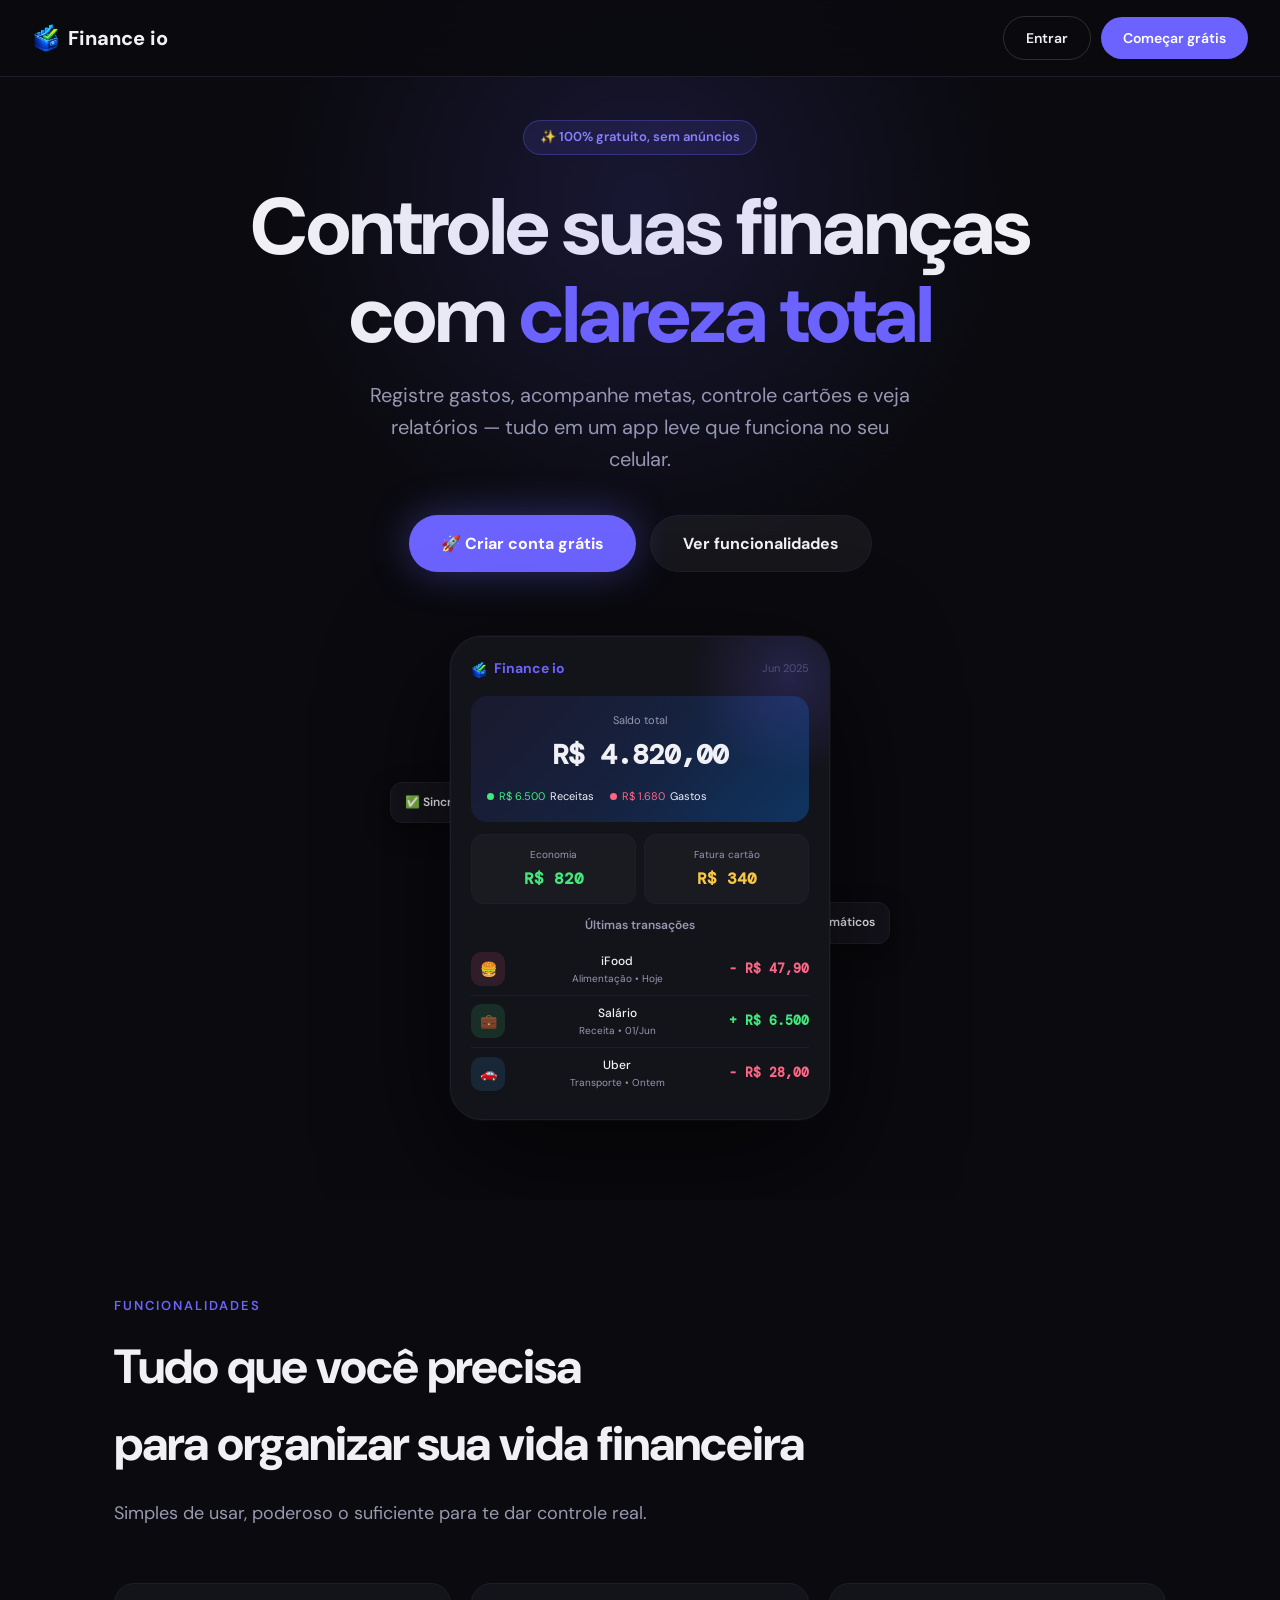
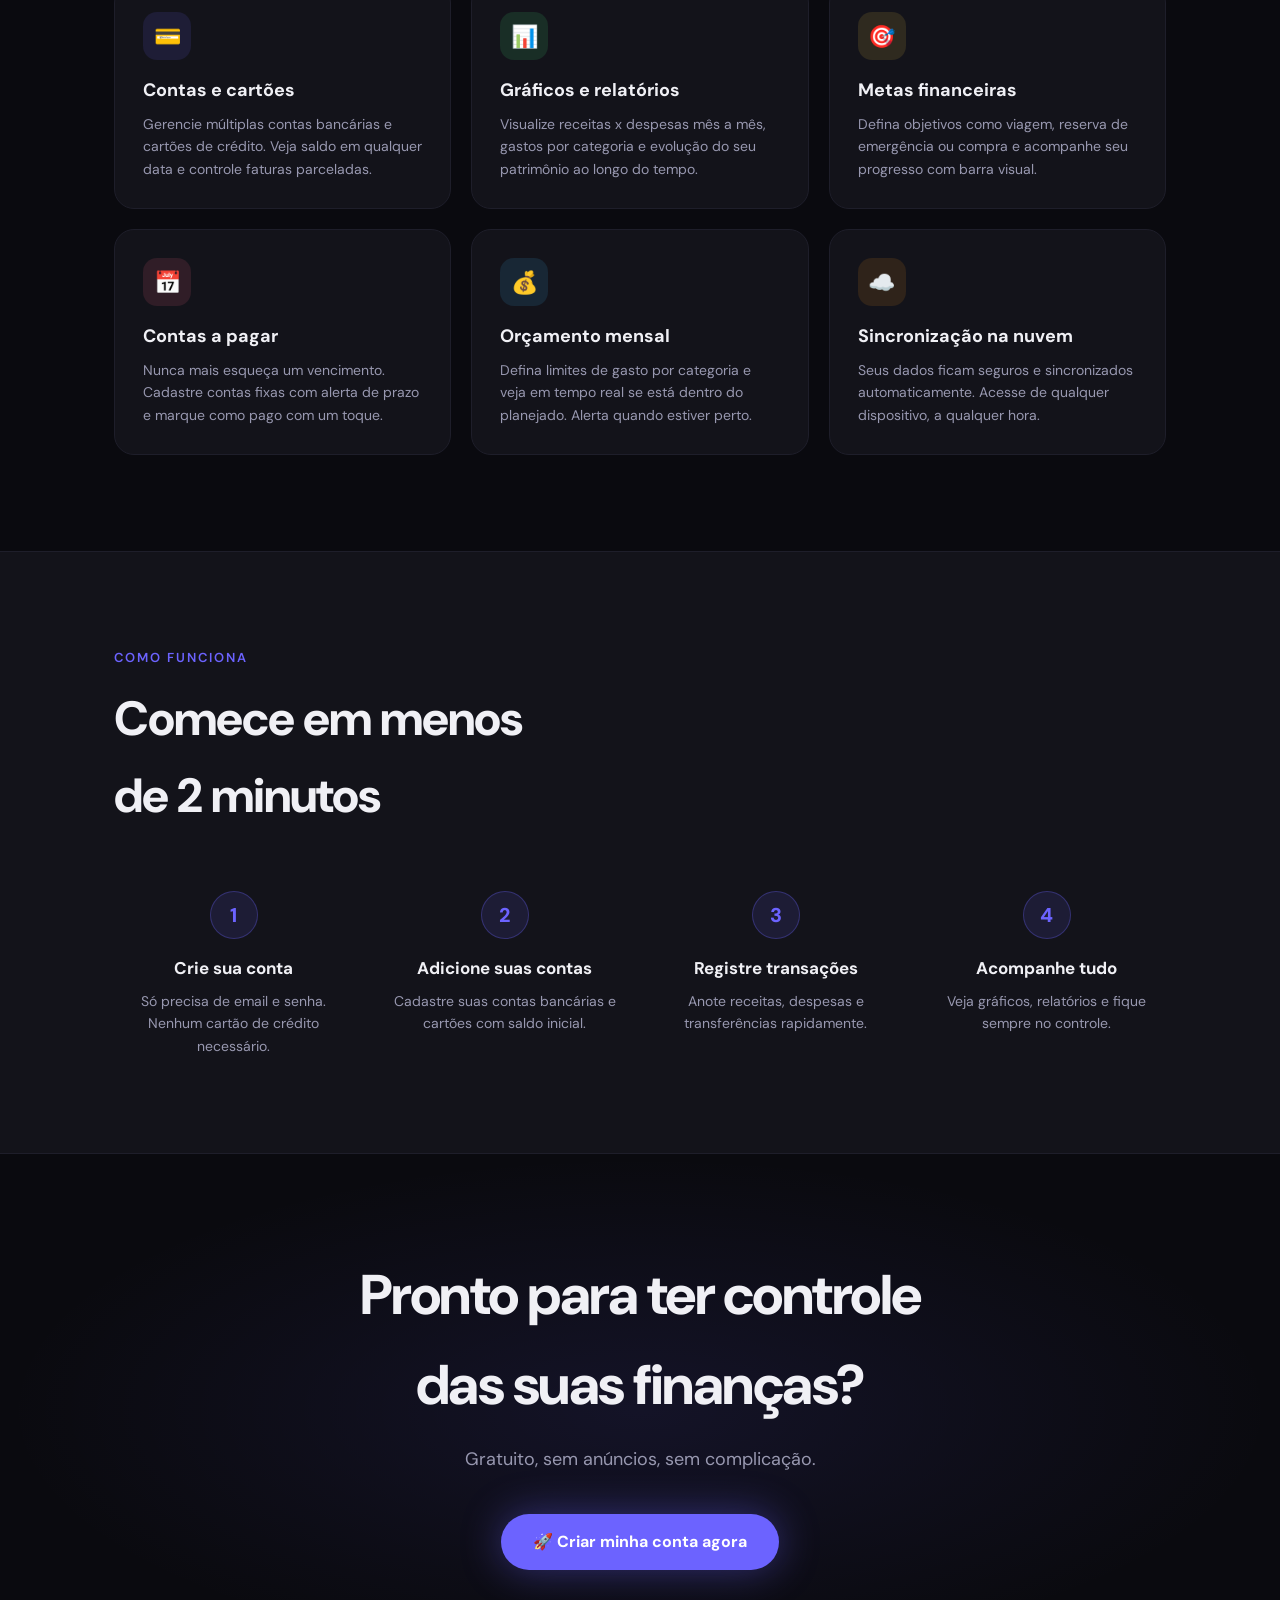
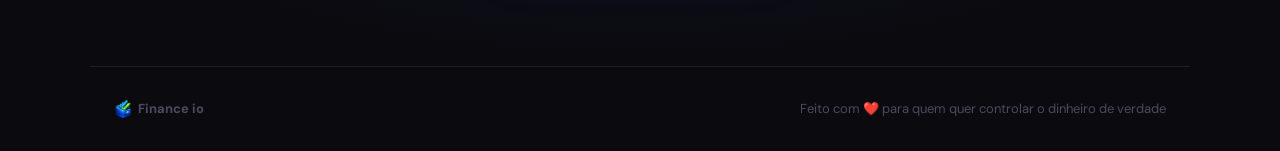
<file: index.html>
<!DOCTYPE html>
<html lang="pt-BR">
<head>
<meta charset="UTF-8">
<meta name="viewport" content="width=device-width, initial-scale=1.0">
<link rel="manifest" href="manifest.json">
<link rel="icon" type="image/x-icon" href="views/favicon.ico">
<link rel="icon" type="image/svg+xml" href="views/favicon.svg">
<link rel="icon" type="image/png" sizes="96x96" href="views/favicon-96x96.png">
<link rel="apple-touch-icon" href="views/apple-touch-icon.png">
<link rel="stylesheet" href="views/style-index.css">
<title>Finance io — Suas finanças, simples e claras</title>
<link href="https://fonts.googleapis.com/css2?family=DM+Sans:wght@300;400;500;600;700;800&family=DM+Mono:wght@400;500&display=swap" rel="stylesheet">
</head>
<body>

<!-- NAV -->
<nav>
  <a class="nav-logo" href="#"><img src="views/icone.png" alt="Finance io" style="width:28px;height:28px;border-radius:6px;object-fit:cover"> Finance io</a>
  <div style="display:flex;gap:10px;align-items:center">
    <a class="nav-cta" href="app.html" style="background:transparent;border:1px solid rgba(255,255,255,0.15);color:var(--text)">Entrar</a>
    <a class="nav-cta" href="app.html">Começar grátis</a>
  </div>
</nav>

<!-- HERO -->
<section class="hero">
  <div class="hero-badge">✨ 100% gratuito, sem anúncios</div>
  <h1>Controle suas finanças<br>com <span class="accent">clareza total</span></h1>
  <p>Registre gastos, acompanhe metas, controle cartões e veja relatórios — tudo em um app leve que funciona no seu celular.</p>
  <div class="hero-actions">
    <a class="btn-hero btn-hero-primary" href="app.html">🚀 Criar conta grátis</a>
    <button class="btn-hero btn-hero-secondary" id="btnInstall" style="display:none" onclick="installApp()">📲 Instalar app</button>
    <a class="btn-hero btn-hero-secondary" href="#features">Ver funcionalidades</a>
  </div>

  <div class="mockup-wrap">
    <div class="float-badge float-badge-1">✅ Sincronizado na nuvem</div>
    <div class="float-badge float-badge-2">📊 Relatórios automáticos</div>
    <div class="mockup">
      <div class="mockup-topbar">
        <span class="mockup-logo"><img src="views/icone.png" alt="" style="width:16px;height:16px;border-radius:4px;object-fit:cover;vertical-align:middle;margin-right:4px"> Finance io</span>
        <span style="font-size:11px;color:var(--text3)">Jun 2025</span>
      </div>
      <div class="mockup-balance">
        <div class="mockup-label">Saldo total</div>
        <div class="mockup-value">R$ 4.820,00</div>
        <div class="mockup-sub">
          <div class="mockup-sub-item"><div class="dot" style="background:var(--green)"></div><span style="color:var(--green)">R$ 6.500</span> Receitas</div>
          <div class="mockup-sub-item"><div class="dot" style="background:var(--red)"></div><span style="color:var(--red)">R$ 1.680</span> Gastos</div>
        </div>
      </div>
      <div class="mockup-grid">
        <div class="mockup-card">
          <div class="mockup-card-label">Economia</div>
          <div class="mockup-card-value" style="color:var(--green)">R$ 820</div>
        </div>
        <div class="mockup-card">
          <div class="mockup-card-label">Fatura cartão</div>
          <div class="mockup-card-value" style="color:var(--yellow)">R$ 340</div>
        </div>
      </div>
      <div style="font-size:12px;font-weight:600;margin-bottom:8px;color:var(--text2)">Últimas transações</div>
      <div class="mockup-item">
        <div class="mockup-icon" style="background:rgba(255,101,132,0.12)">🍔</div>
        <div class="mockup-item-info"><div class="mockup-item-name">iFood</div><div class="mockup-item-sub">Alimentação • Hoje</div></div>
        <div class="mockup-item-val" style="color:var(--red)">- R$ 47,90</div>
      </div>
      <div class="mockup-item">
        <div class="mockup-icon" style="background:rgba(67,233,123,0.12)">💼</div>
        <div class="mockup-item-info"><div class="mockup-item-name">Salário</div><div class="mockup-item-sub">Receita • 01/Jun</div></div>
        <div class="mockup-item-val" style="color:var(--green)">+ R$ 6.500</div>
      </div>
      <div class="mockup-item">
        <div class="mockup-icon" style="background:rgba(56,178,247,0.12)">🚗</div>
        <div class="mockup-item-info"><div class="mockup-item-name">Uber</div><div class="mockup-item-sub">Transporte • Ontem</div></div>
        <div class="mockup-item-val" style="color:var(--red)">- R$ 28,00</div>
      </div>
    </div>
  </div>
</section>

<!-- FEATURES -->
<section class="section" id="features">
  <div class="section-label">Funcionalidades</div>
  <div class="section-title">Tudo que você precisa<br>para organizar sua vida financeira</div>
  <div class="section-sub">Simples de usar, poderoso o suficiente para te dar controle real.</div>

  <div class="features-grid">
    <div class="feature-card">
      <div class="feature-icon" style="background:rgba(108,99,255,0.12)">💳</div>
      <h3>Contas e cartões</h3>
      <p>Gerencie múltiplas contas bancárias e cartões de crédito. Veja saldo em qualquer data e controle faturas parceladas.</p>
    </div>
    <div class="feature-card">
      <div class="feature-icon" style="background:rgba(67,233,123,0.12)">📊</div>
      <h3>Gráficos e relatórios</h3>
      <p>Visualize receitas x despesas mês a mês, gastos por categoria e evolução do seu patrimônio ao longo do tempo.</p>
    </div>
    <div class="feature-card">
      <div class="feature-icon" style="background:rgba(247,200,68,0.12)">🎯</div>
      <h3>Metas financeiras</h3>
      <p>Defina objetivos como viagem, reserva de emergência ou compra e acompanhe seu progresso com barra visual.</p>
    </div>
    <div class="feature-card">
      <div class="feature-icon" style="background:rgba(255,101,132,0.12)">📅</div>
      <h3>Contas a pagar</h3>
      <p>Nunca mais esqueça um vencimento. Cadastre contas fixas com alerta de prazo e marque como pago com um toque.</p>
    </div>
    <div class="feature-card">
      <div class="feature-icon" style="background:rgba(56,178,247,0.12)">💰</div>
      <h3>Orçamento mensal</h3>
      <p>Defina limites de gasto por categoria e veja em tempo real se está dentro do planejado. Alerta quando estiver perto.</p>
    </div>
    <div class="feature-card">
      <div class="feature-icon" style="background:rgba(247,151,30,0.12)">☁️</div>
      <h3>Sincronização na nuvem</h3>
      <p>Seus dados ficam seguros e sincronizados automaticamente. Acesse de qualquer dispositivo, a qualquer hora.</p>
    </div>
  </div>
</section>

<!-- HOW IT WORKS -->
<div class="how-section">
  <section class="section">
    <div class="section-label">Como funciona</div>
    <div class="section-title">Comece em menos<br>de 2 minutos</div>
    <div class="how-steps">
      <div class="how-step">
        <div class="step-num">1</div>
        <h3>Crie sua conta</h3>
        <p>Só precisa de email e senha. Nenhum cartão de crédito necessário.</p>
      </div>
      <div class="how-step">
        <div class="step-num">2</div>
        <h3>Adicione suas contas</h3>
        <p>Cadastre suas contas bancárias e cartões com saldo inicial.</p>
      </div>
      <div class="how-step">
        <div class="step-num">3</div>
        <h3>Registre transações</h3>
        <p>Anote receitas, despesas e transferências rapidamente.</p>
      </div>
      <div class="how-step">
        <div class="step-num">4</div>
        <h3>Acompanhe tudo</h3>
        <p>Veja gráficos, relatórios e fique sempre no controle.</p>
      </div>
    </div>
  </section>
</div>

<!-- CTA FINAL -->
<section class="cta-section">
  <h2>Pronto para ter controle<br>das suas finanças?</h2>
  <p>Gratuito, sem anúncios, sem complicação.</p>
  <a class="btn-hero btn-hero-primary" href="app.html" style="display:inline-flex">
    🚀 Criar minha conta agora
  </a>
</section>

<!-- FOOTER -->
<footer>
  <span><img src="views/icone.png" alt="" style="width:18px;height:18px;border-radius:4px;object-fit:cover;vertical-align:middle;margin-right:6px"><strong>Finance io</strong></span>
  <span>Feito com ❤️ para quem quer controlar o dinheiro de verdade</span>
</footer>

</body>
<script src="scripts/index.js"></script>
</html>
</file>
<file: views/style-index.css>
*, *::before, *::after { box-sizing: border-box; margin: 0; padding: 0; }

:root {
  --bg: #0a0a0f;
  --surface: #13131a;
  --border: #1e1e2a;
  --accent: #6c63ff;
  --accent-light: #8b84ff;
  --green: #43e97b;
  --red: #ff6584;
  --yellow: #f7c844;
  --text: #f0f0f5;
  --text2: #9898b0;
  --text3: #4a4a60;
  --font: 'DM Sans', sans-serif;
  --mono: 'DM Mono', monospace;
}

html { scroll-behavior: smooth; }
body { background: var(--bg); color: var(--text); font-family: var(--font); line-height: 1.6; overflow-x: hidden; }

/* ---- NAV ---- */
nav {
  position: fixed; top: 0; left: 0; right: 0; z-index: 100;
  display: flex; align-items: center; justify-content: space-between;
  padding: 16px 32px;
  background: rgba(10,10,15,0.85); backdrop-filter: blur(20px);
  border-bottom: 1px solid var(--border);
}
.nav-logo { font-size: 20px; font-weight: 800; color: var(--text); display: flex; align-items: center; gap: 8px; text-decoration: none; }
.nav-logo span { color: var(--accent); }
.nav-cta { background: var(--accent); color: #fff; padding: 10px 22px; border-radius: 100px; font-weight: 600; font-size: 14px; text-decoration: none; transition: opacity 0.2s, transform 0.2s; }
.nav-cta:hover { opacity: 0.9; transform: translateY(-1px); }

/* ---- HERO ---- */
.hero {
  min-height: 100vh; display: flex; flex-direction: column; align-items: center; justify-content: center;
  text-align: center; padding: 120px 24px 80px; position: relative; overflow: hidden;
}
.hero::before {
  content: ''; position: absolute; top: -200px; left: 50%; transform: translateX(-50%);
  width: 800px; height: 800px;
  background: radial-gradient(circle, rgba(108,99,255,0.15) 0%, transparent 65%);
  pointer-events: none;
}
.hero-badge {
  display: inline-flex; align-items: center; gap: 6px;
  background: rgba(108,99,255,0.12); border: 1px solid rgba(108,99,255,0.3);
  border-radius: 100px; padding: 6px 16px; font-size: 13px; font-weight: 600; color: var(--accent-light);
  margin-bottom: 28px;
}
.hero h1 {
  font-size: clamp(40px, 7vw, 80px); font-weight: 800; letter-spacing: -2px; line-height: 1.1;
  margin-bottom: 20px; max-width: 800px;
}
.hero h1 .accent { color: var(--accent); }
.hero p {
  font-size: clamp(16px, 2vw, 20px); color: var(--text2); max-width: 560px; margin-bottom: 40px;
}
.hero-actions { display: flex; gap: 14px; flex-wrap: wrap; justify-content: center; }
.btn-hero {
  padding: 15px 32px; border-radius: 100px; font-family: var(--font); font-size: 16px;
  font-weight: 700; cursor: pointer; text-decoration: none; transition: all 0.2s; display: inline-flex; align-items: center; gap: 8px;
}
.btn-hero-primary { background: var(--accent); color: #fff; box-shadow: 0 0 40px rgba(108,99,255,0.4); }
.btn-hero-primary:hover { transform: translateY(-2px); box-shadow: 0 0 60px rgba(108,99,255,0.5); }
.btn-hero-secondary { background: rgba(255,255,255,0.05); color: var(--text); border: 1px solid var(--border); }
.btn-hero-secondary:hover { background: rgba(255,255,255,0.08); }

/* ---- MOCKUP ---- */
.mockup-wrap {
  margin-top: 64px; position: relative; max-width: 380px; width: 100%;
}
.mockup {
  background: var(--surface); border: 1px solid var(--border); border-radius: 32px;
  padding: 20px; box-shadow: 0 40px 120px rgba(0,0,0,0.6), 0 0 0 1px rgba(255,255,255,0.04);
  position: relative; overflow: hidden;
}
.mockup::before {
  content: ''; position: absolute; top: -60px; right: -60px; width: 200px; height: 200px;
  background: radial-gradient(circle, rgba(108,99,255,0.2) 0%, transparent 70%);
}
.mockup-topbar { display: flex; align-items: center; justify-content: space-between; margin-bottom: 16px; }
.mockup-logo { font-size: 14px; font-weight: 700; color: var(--accent); }
.mockup-balance { background: linear-gradient(135deg, #1a1a2e, #16213e, #0f3460); border-radius: 16px; padding: 16px; margin-bottom: 12px; }
.mockup-label { font-size: 11px; color: var(--text2); margin-bottom: 4px; }
.mockup-value { font-size: 28px; font-weight: 700; font-family: var(--mono); letter-spacing: -1px; }
.mockup-sub { display: flex; gap: 16px; margin-top: 10px; }
.mockup-sub-item { display: flex; align-items: center; gap: 5px; font-size: 11px; }
.dot { width: 7px; height: 7px; border-radius: 50%; }
.mockup-grid { display: grid; grid-template-columns: 1fr 1fr; gap: 8px; margin-bottom: 12px; }
.mockup-card { background: rgba(255,255,255,0.03); border: 1px solid var(--border); border-radius: 12px; padding: 12px; }
.mockup-card-label { font-size: 10px; color: var(--text2); margin-bottom: 3px; }
.mockup-card-value { font-size: 16px; font-weight: 700; font-family: var(--mono); }
.mockup-item { display: flex; align-items: center; gap: 10px; padding: 8px 0; border-bottom: 1px solid var(--border); }
.mockup-item:last-child { border-bottom: none; }
.mockup-icon { width: 34px; height: 34px; border-radius: 10px; display: flex; align-items: center; justify-content: center; font-size: 14px; flex-shrink: 0; }
.mockup-item-info { flex: 1; }
.mockup-item-name { font-size: 12px; font-weight: 500; }
.mockup-item-sub { font-size: 10px; color: var(--text2); }
.mockup-item-val { font-size: 13px; font-weight: 700; font-family: var(--mono); }

/* Floating badges */
.float-badge {
  position: absolute; background: var(--surface); border: 1px solid var(--border);
  border-radius: 12px; padding: 10px 14px; font-size: 12px; font-weight: 600;
  box-shadow: 0 8px 24px rgba(0,0,0,0.4); white-space: nowrap;
  animation: float 4s ease-in-out infinite;
}
@keyframes float { 0%,100%{transform:translateY(0)} 50%{transform:translateY(-8px)} }
.float-badge-1 { left: -60px; top: 30%; animation-delay: 0s; }
.float-badge-2 { right: -60px; top: 55%; animation-delay: 1.5s; }

/* ---- FEATURES ---- */
.section { padding: 96px 24px; max-width: 1100px; margin: 0 auto; }
.section-label { font-size: 13px; font-weight: 600; color: var(--accent); text-transform: uppercase; letter-spacing: 2px; margin-bottom: 12px; }
.section-title { font-size: clamp(28px, 4vw, 48px); font-weight: 800; letter-spacing: -1px; margin-bottom: 16px; }
.section-sub { font-size: 18px; color: var(--text2); max-width: 560px; }

.features-grid { display: grid; grid-template-columns: repeat(auto-fit, minmax(300px, 1fr)); gap: 20px; margin-top: 56px; }
.feature-card {
  background: var(--surface); border: 1px solid var(--border); border-radius: 20px; padding: 28px;
  transition: border-color 0.2s, transform 0.2s;
}
.feature-card:hover { border-color: rgba(108,99,255,0.4); transform: translateY(-4px); }
.feature-icon { width: 48px; height: 48px; border-radius: 14px; display: flex; align-items: center; justify-content: center; font-size: 22px; margin-bottom: 16px; }
.feature-card h3 { font-size: 18px; font-weight: 700; margin-bottom: 8px; }
.feature-card p { font-size: 14px; color: var(--text2); line-height: 1.6; }

/* ---- HOW IT WORKS ---- */
.how-section { background: var(--surface); border-top: 1px solid var(--border); border-bottom: 1px solid var(--border); }
.how-steps { display: grid; grid-template-columns: repeat(auto-fit, minmax(220px, 1fr)); gap: 32px; margin-top: 56px; }
.how-step { text-align: center; }
.step-num { width: 48px; height: 48px; border-radius: 50%; background: rgba(108,99,255,0.12); border: 1px solid rgba(108,99,255,0.3); display: flex; align-items: center; justify-content: center; margin: 0 auto 16px; font-size: 20px; font-weight: 800; color: var(--accent); }
.how-step h3 { font-size: 17px; font-weight: 700; margin-bottom: 8px; }
.how-step p { font-size: 14px; color: var(--text2); }

/* ---- CTA FINAL ---- */
.cta-section {
  text-align: center; padding: 96px 24px;
  background: radial-gradient(ellipse at center, rgba(108,99,255,0.1) 0%, transparent 70%);
}
.cta-section h2 { font-size: clamp(32px, 5vw, 56px); font-weight: 800; letter-spacing: -1.5px; margin-bottom: 16px; }
.cta-section p { font-size: 18px; color: var(--text2); margin-bottom: 40px; }

/* ---- FOOTER ---- */
footer {
  border-top: 1px solid var(--border); padding: 32px 24px;
  display: flex; align-items: center; justify-content: space-between; flex-wrap: wrap; gap: 8px;
  max-width: 1100px; margin: 0 auto; font-size: 13px; color: var(--text3);
}

@media (max-width: 640px) {
  nav { padding: 14px 20px; }
  .float-badge-1, .float-badge-2 { display: none; }
  footer { flex-direction: column; gap: 8px; text-align: center; }
}
</file>
